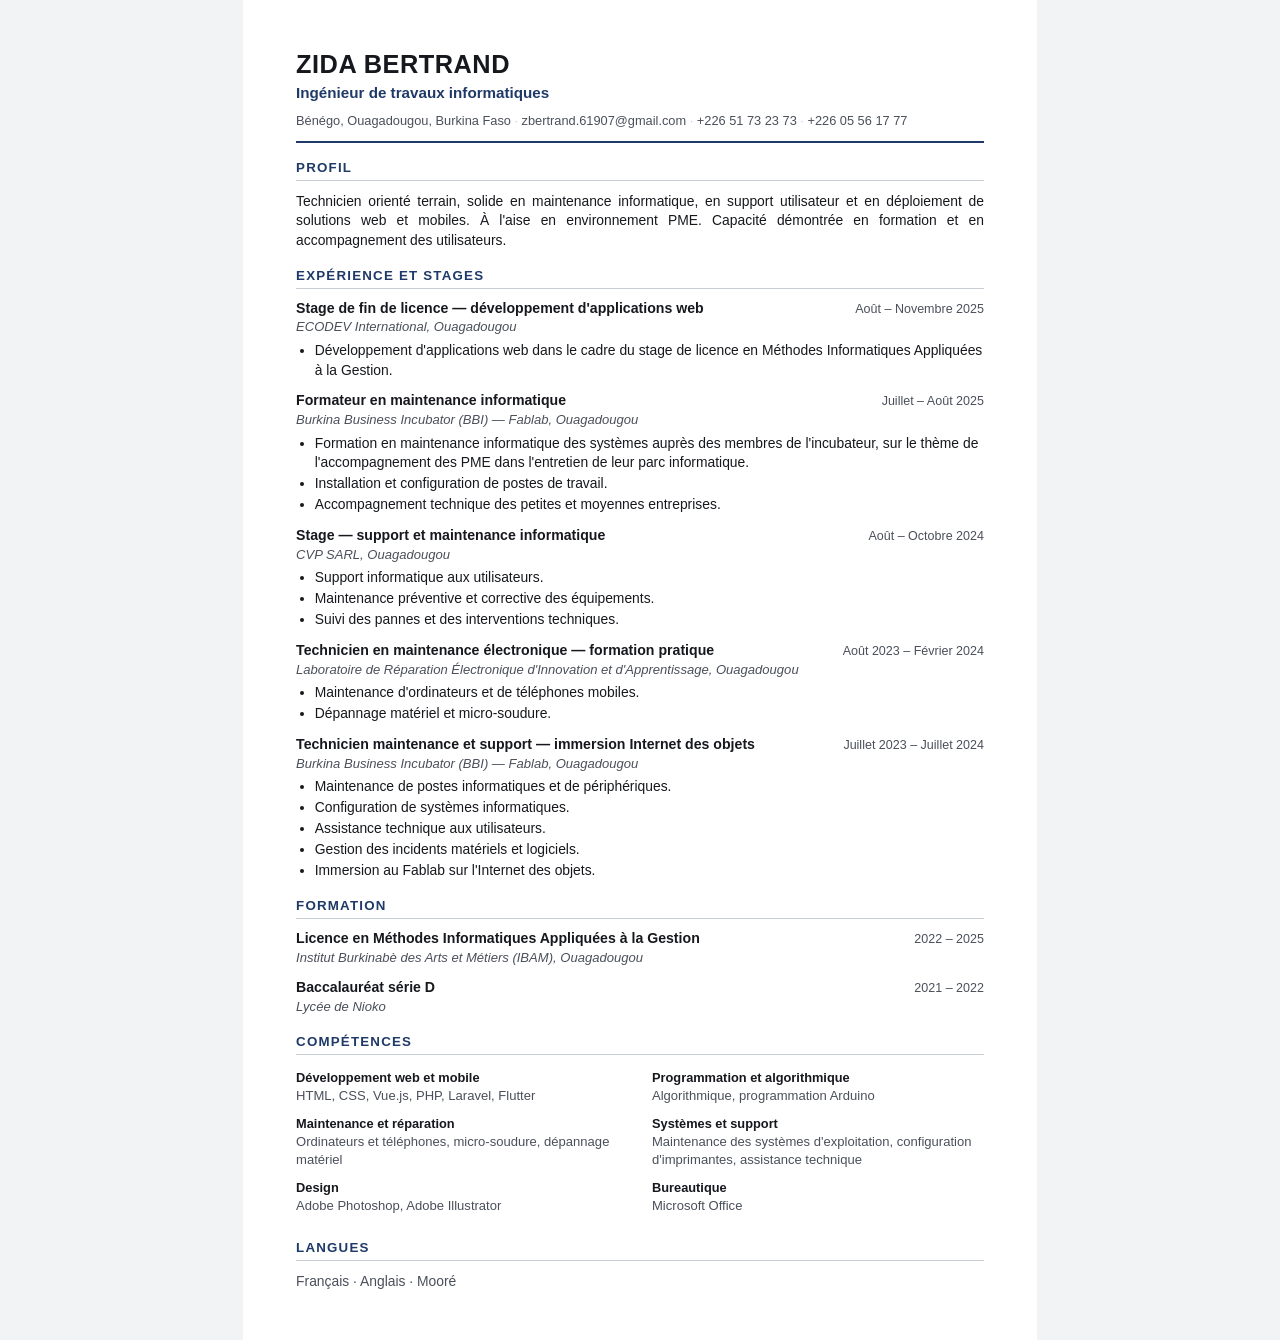
<file: documents/cv.html>
<!doctype html>
<html lang="fr">

<head>
  <meta charset="utf-8" />
  <title>CV — ZIDA Bertrand</title>
  <meta name="viewport" content="width=device-width, initial-scale=1" />
  <!--
    CV unique, fusion de CV_Developpement_fevrier2026.pdf et CV_MaintenanceFevrier2026.pdf.

    Pourquoi ce fichier est en HTML et pas en PDF : aucun outil PDF n'est installe sur la
    machine. Ouvrir ce fichier dans un navigateur puis Ctrl+P > "Enregistrer au format PDF"
    produit le PDF final, en A4, sans rien installer.

    Mise en page volontairement en une seule colonne, sans tableau : c'est le format que les
    ATS (logiciels de tri des recruteurs) extraient correctement. Une maquette a deux
    colonnes se lit bien a l'ecran et ressort melangee a l'extraction.

    Regle de fusion appliquee : les deux CV d'origine listaient les memes periodes deux fois,
    une fois en "Experience" et une fois en "Formations" (BBI 2023-2024, Laboratoire
    2023-2024, CVP 2024, BBI 2025). Ici chaque periode apparait UNE fois, avec la mention de
    sa nature reelle (poste, stage, immersion, formation pratique).
  -->
  <style>
    @page {
      size: A4;
      margin: 13mm 14mm;
    }

    :root {
      --ink: #16181d;
      --muted: #4a4f5a;
      --rule: #c8ccd4;
      --accent: #1f3a68;
    }

    * {
      box-sizing: border-box;
    }

    html {
      background: #f2f3f5;
    }

    body {
      margin: 0 auto;
      max-width: 210mm;
      padding: 13mm 14mm;
      background: #fff;
      color: var(--ink);
      font-family: "Segoe UI", Roboto, "Helvetica Neue", Arial, sans-serif;
      font-size: 10.4pt;
      line-height: 1.42;
    }

    h1,
    h2,
    h3 {
      margin: 0;
      line-height: 1.2;
    }

    h1 {
      font-size: 19pt;
      letter-spacing: 0.02em;
      text-transform: uppercase;
    }

    .role {
      margin-top: 2pt;
      font-size: 11.4pt;
      font-weight: 600;
      color: var(--accent);
    }

    .contact {
      margin-top: 6pt;
      color: var(--muted);
      font-size: 9.6pt;
    }

    .contact span:not(:last-child)::after {
      content: " · ";
      color: var(--rule);
    }

    header {
      padding-bottom: 8pt;
      border-bottom: 1.5pt solid var(--accent);
    }

    section {
      margin-top: 13pt;
    }

    h2 {
      font-size: 10pt;
      text-transform: uppercase;
      letter-spacing: 0.09em;
      color: var(--accent);
      padding-bottom: 3pt;
      border-bottom: 0.75pt solid var(--rule);
      margin-bottom: 8pt;
    }

    p {
      margin: 0;
    }

    .profil {
      text-align: justify;
    }

    /* Une entree ne doit jamais etre coupee entre deux pages a l'impression. */
    .entry {
      margin-bottom: 9pt;
      break-inside: avoid;
      page-break-inside: avoid;
    }

    .entry:last-child {
      margin-bottom: 0;
    }

    .entry-head {
      display: flex;
      justify-content: space-between;
      align-items: baseline;
      gap: 10pt;
    }

    h3 {
      font-size: 10.6pt;
      font-weight: 600;
    }

    .org {
      color: var(--muted);
      font-size: 9.8pt;
      font-style: italic;
    }

    .dates {
      flex: 0 0 auto;
      color: var(--muted);
      font-size: 9.4pt;
      white-space: nowrap;
    }

    ul {
      margin: 3pt 0 0;
      padding-left: 14pt;
    }

    li {
      margin-bottom: 1pt;
    }

    .skills-grid {
      display: grid;
      grid-template-columns: repeat(2, minmax(0, 1fr));
      gap: 2pt 18pt;
    }

    .skills-grid div {
      break-inside: avoid;
    }

    .skills-grid dt {
      font-weight: 600;
      font-size: 9.6pt;
    }

    .skills-grid dd {
      margin: 0 0 5pt;
      color: var(--muted);
      font-size: 9.8pt;
    }

    .inline-list {
      color: var(--muted);
    }

    @media print {

      html,
      body {
        background: #fff;
      }

      body {
        max-width: none;
        padding: 0;
        font-size: 10pt;
      }
    }
  </style>
</head>

<body>
  <header>
    <h1>ZIDA Bertrand</h1>
    <p class="role">Ingénieur de travaux informatiques</p>
    <p class="contact">
      <span>Bénégo, Ouagadougou, Burkina Faso</span>
      <span>zbertrand.61907@gmail.com</span>
      <span>+226 51 73 23 73</span>
      <span>+226 05 56 17 77</span>
    </p>
  </header>

  <section>
    <h2>Profil</h2>
    <p class="profil">
      Technicien orienté terrain, solide en maintenance informatique, en support utilisateur et en déploiement de
      solutions web et mobiles. À l'aise en environnement PME. Capacité démontrée en formation et en accompagnement
      des utilisateurs.
    </p>
  </section>

  <section>
    <h2>Expérience et stages</h2>

    <div class="entry">
      <div class="entry-head">
        <h3>Stage de fin de licence — développement d'applications web</h3>
        <span class="dates">Août – Novembre 2025</span>
      </div>
      <p class="org">ECODEV International, Ouagadougou</p>
      <ul>
        <li>Développement d'applications web dans le cadre du stage de licence en Méthodes Informatiques Appliquées à
          la Gestion.</li>
      </ul>
    </div>

    <div class="entry">
      <div class="entry-head">
        <h3>Formateur en maintenance informatique</h3>
        <span class="dates">Juillet – Août 2025</span>
      </div>
      <p class="org">Burkina Business Incubator (BBI) — Fablab, Ouagadougou</p>
      <ul>
        <li>Formation en maintenance informatique des systèmes auprès des membres de l'incubateur, sur le thème de
          l'accompagnement des PME dans l'entretien de leur parc informatique.</li>
        <li>Installation et configuration de postes de travail.</li>
        <li>Accompagnement technique des petites et moyennes entreprises.</li>
      </ul>
    </div>

    <div class="entry">
      <div class="entry-head">
        <h3>Stage — support et maintenance informatique</h3>
        <span class="dates">Août – Octobre 2024</span>
      </div>
      <p class="org">CVP SARL, Ouagadougou</p>
      <ul>
        <li>Support informatique aux utilisateurs.</li>
        <li>Maintenance préventive et corrective des équipements.</li>
        <li>Suivi des pannes et des interventions techniques.</li>
      </ul>
    </div>

    <div class="entry">
      <div class="entry-head">
        <h3>Technicien en maintenance électronique — formation pratique</h3>
        <span class="dates">Août 2023 – Février 2024</span>
      </div>
      <p class="org">Laboratoire de Réparation Électronique d'Innovation et d'Apprentissage, Ouagadougou</p>
      <ul>
        <li>Maintenance d'ordinateurs et de téléphones mobiles.</li>
        <li>Dépannage matériel et micro-soudure.</li>
      </ul>
    </div>

    <div class="entry">
      <div class="entry-head">
        <h3>Technicien maintenance et support — immersion Internet des objets</h3>
        <span class="dates">Juillet 2023 – Juillet 2024</span>
      </div>
      <p class="org">Burkina Business Incubator (BBI) — Fablab, Ouagadougou</p>
      <ul>
        <li>Maintenance de postes informatiques et de périphériques.</li>
        <li>Configuration de systèmes informatiques.</li>
        <li>Assistance technique aux utilisateurs.</li>
        <li>Gestion des incidents matériels et logiciels.</li>
        <li>Immersion au Fablab sur l'Internet des objets.</li>
      </ul>
    </div>
  </section>

  <section>
    <h2>Formation</h2>

    <div class="entry">
      <div class="entry-head">
        <h3>Licence en Méthodes Informatiques Appliquées à la Gestion</h3>
        <span class="dates">2022 – 2025</span>
      </div>
      <p class="org">Institut Burkinabè des Arts et Métiers (IBAM), Ouagadougou</p>
    </div>

    <div class="entry">
      <div class="entry-head">
        <h3>Baccalauréat série D</h3>
        <span class="dates">2021 – 2022</span>
      </div>
      <p class="org">Lycée de Nioko</p>
    </div>
  </section>

  <section>
    <h2>Compétences</h2>
    <dl class="skills-grid">
      <div>
        <dt>Développement web et mobile</dt>
        <dd>HTML, CSS, Vue.js, PHP, Laravel, Flutter</dd>
      </div>
      <div>
        <dt>Programmation et algorithmique</dt>
        <dd>Algorithmique, programmation Arduino</dd>
      </div>
      <div>
        <dt>Maintenance et réparation</dt>
        <dd>Ordinateurs et téléphones, micro-soudure, dépannage matériel</dd>
      </div>
      <div>
        <dt>Systèmes et support</dt>
        <dd>Maintenance des systèmes d'exploitation, configuration d'imprimantes, assistance technique</dd>
      </div>
      <div>
        <dt>Design</dt>
        <dd>Adobe Photoshop, Adobe Illustrator</dd>
      </div>
      <div>
        <dt>Bureautique</dt>
        <dd>Microsoft Office</dd>
      </div>
    </dl>
  </section>

  <section>
    <h2>Langues</h2>
    <p class="inline-list">Français · Anglais · Mooré</p>
  </section>
</body>

</html>
</file>
